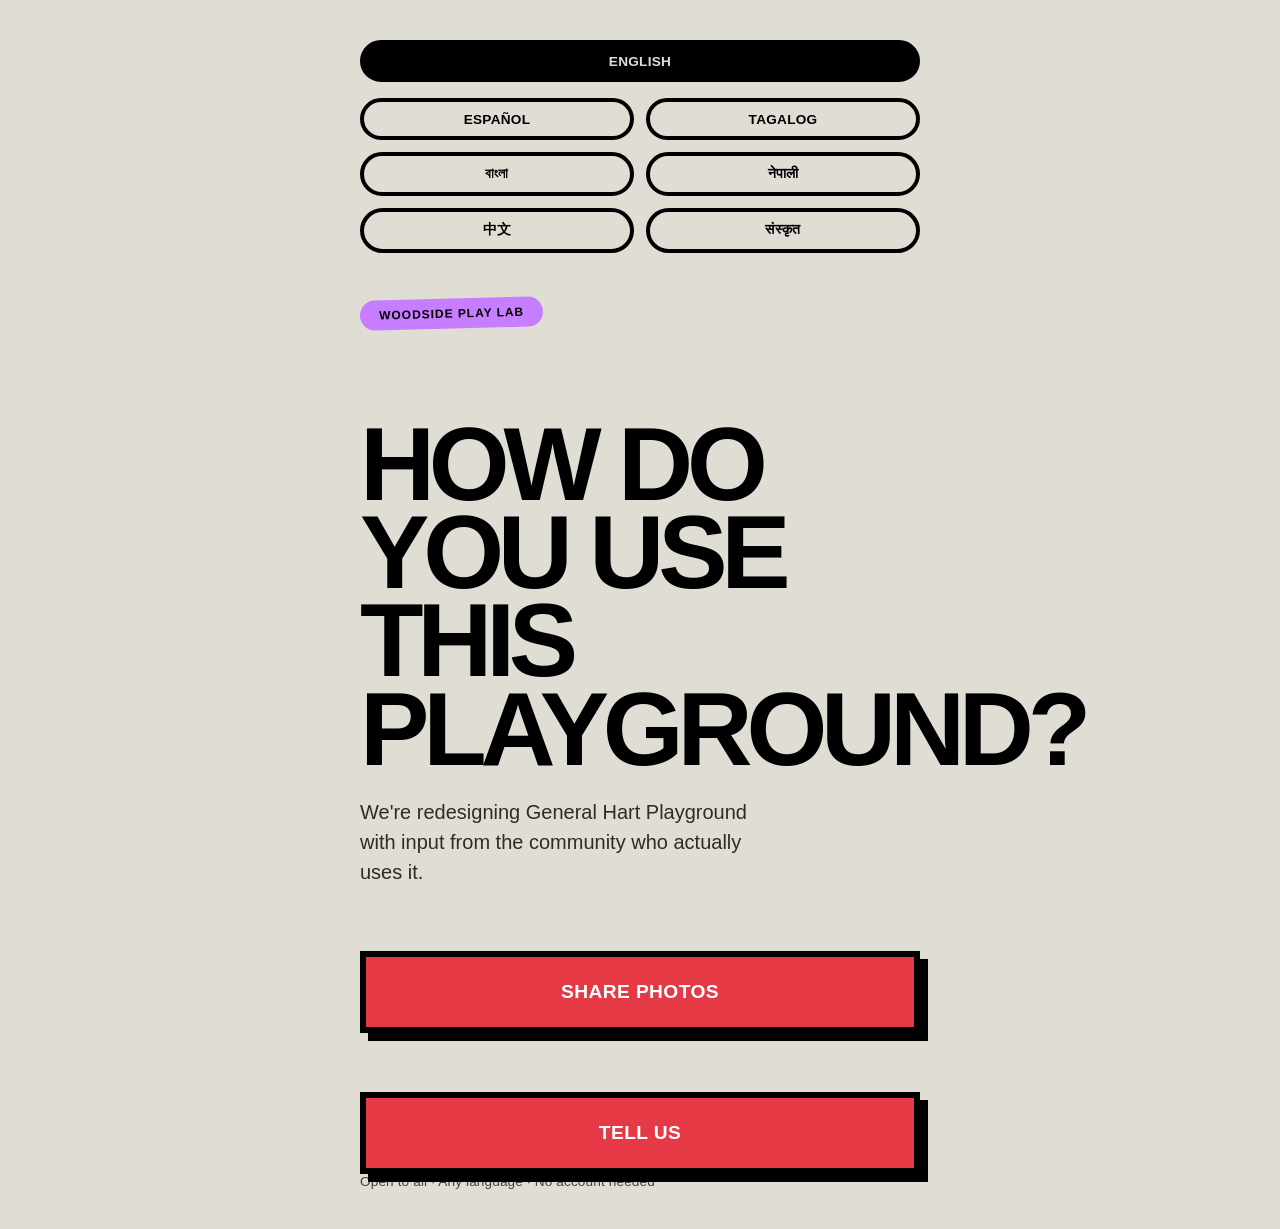
<file: 01-index.html>
<!DOCTYPE html>
<html lang="en">
<head>
  <meta charset="UTF-8" />
  <meta name="viewport" content="width=device-width, initial-scale=1.0" />
  <title>General Hart Playground</title>
  <link rel="stylesheet" href="style.css" />
</head>
<body class="page-index">
  <div class="container">
    <div class="language">
        <button data-lang="en" onclick="setLanguage('en')" class="language-primary">English</button>
        
        <div class="language-grid">
          <button data-lang="es" onclick="setLanguage('es')">Español</button>
          <button data-lang="tl" onclick="setLanguage('tl')">Tagalog</button>
          <button data-lang="bn" onclick="setLanguage('bn')">বাংলা</button>
          <button data-lang="ne" onclick="setLanguage('ne')">नेपाली</button>
          <button data-lang="zh" onclick="setLanguage('zh')">中文</button>
          <button data-lang="sa" onclick="setLanguage('sa')">संस्कृत</button>
        </div>
      </div>
      <div class="kicker" data-i18n="kicker">Woodside Play Lab</div>
      <h1 data-i18n="headline">How do you use this playground?</h1>
      <p class="subhead" data-i18n="intro">We're gathering community input to help shape the future of General Hart Playground.</p>
    <div class="buttons">
        <a href="share.html"><button data-i18n="share">Share</button></a>
        <a href="vote.html"><button data-i18n="vote">Vote</button></a>
      </div>
      <div class="meta" data-i18n="meta">Open to all • Any language • No account needed</div>
  </div>
  
  <script src="languages.js"></script>
  <script src="language-toggle.js"></script>
</body>
</html>
</file>
<file: style.css>
:root {
  --text: #000;
  --text-light: #fff;
}

/* Page-specific color systems (6-color harmonious palette) */
body.page-index {
  --background: #e0ddd5; /* Warm concrete */
  --primary: #e63946; /* Red - for buttons */
  --secondary: #d4a359; /* Mustard gold - for timeline */
  --accent: #c77dff; /* Lavender - for kicker & about */
}

body.page-share {
  --background: #90e0ef; /* Soft cyan */
  --primary: #e63946; /* Coral red */
  --secondary: #d4a359; /* Mustard gold */
}

body.page-vote {
  --background: #e7d4f5; /* Pale lavender */
  --primary: #2d6a4f; /* Hunter green */
  --secondary: #ffd60a; /* Sunny yellow */
}

body {
  font-family: -apple-system, BlinkMacSystemFont, "Helvetica Neue", Arial, sans-serif;
  background: var(--background);
  color: var(--text);
  margin: 0;
  padding: 0;
  position: relative;
  overflow-x: hidden;
}

/* Patterns removed - clean editorial approach */

.container {
  max-width: 560px;
  margin: 0 auto;
  padding: 2.5rem 2rem;
  position: relative;
  z-index: 1;
}

.kicker {
  font-size: 0.75rem;
  font-weight: 900;
  text-transform: uppercase;
  letter-spacing: 0.08em;
  margin-bottom: 1.2rem;
  background: var(--primary);
  color: var(--text);
  padding: 0.5rem 1.2rem;
  display: inline-block;
  border-radius: 24px;
  transform: rotate(-1.5deg);
  transform-origin: left center;
}

h1 {
  font-family: 'Arial Black', 'Helvetica Neue', Impact, sans-serif;
  font-size: 6.5rem;
  font-weight: 900;
  line-height: 0.85;
  letter-spacing: -0.06em;
  text-transform: uppercase;
  margin-bottom: 1.5rem;
}

p {
  font-size: 1.3rem;
  line-height: 1.5;
  max-width: 38ch;
  margin-bottom: 1.5rem;
  font-weight: 500;
}

.subhead {
  font-size: 1.25rem;
  opacity: 0.8;
  font-weight: 400;
}

.buttons {
  display: flex;
  flex-direction: column;
  gap: 1.2rem;
  margin-bottom: 0;
}

.buttons a:first-child button {
  background: var(--primary);
}

a {
  display: block;
  text-decoration: none;
}

button {
  width: 100%;
  padding: 1.5rem 2rem;
  font-size: 1.2rem;
  font-weight: 900;
  letter-spacing: 0.02em;
  border: 6px solid var(--text);
  border-radius: 0;
  background: var(--primary);
  color: var(--text-light);
  cursor: pointer;
  transition: transform 0.1s ease, box-shadow 0.1s ease;
  text-transform: uppercase;
  box-shadow: 8px 8px 0 var(--text);
  position: relative;
}

button:hover {
  transform: translate(2px, 2px);
  box-shadow: 6px 6px 0 var(--text);
}

button:active {
  transform: translate(4px, 4px);
  box-shadow: 4px 4px 0 var(--text);
}

.meta {
  font-size: 0.85rem;
  letter-spacing: 0.01em;
  color: var(--text);
  opacity: 0.7;
  font-weight: 500;
}

/* Color block sections (Swiss poster inspired) */
.content-block {
  width: 100vw;
  position: relative;
  left: 50%;
  right: 50%;
  margin-left: -50vw;
  margin-right: -50vw;
  padding: 2.5rem 0;
  margin-top: 2rem;
  margin-bottom: 2rem;
}

.block-content {
  max-width: 560px;
  margin: 0 auto;
  padding: 0 2rem;
}

.about-block .block-content {
  max-width: 640px;
}

.about-block {
  background: var(--primary);
  color: var(--text);
}

/* Index page specific overrides */
body.page-index .kicker {
  background: var(--accent); /* Lavender */
}

body.page-index .about-block {
  background: var(--accent); /* Lavender */
}

.timeline-block {
  background: var(--secondary);
  color: var(--text-light);
}

body.page-index .timeline-block {
  color: var(--text);
}

body.page-share .timeline-block {
  background: #0818a8;
  color: #90e0ef;
}

body.page-vote .timeline-block {
  background: var(--primary);
  color: #b8c5a0;
}

.block-label {
  font-size: 0.75rem;
  font-weight: 900;
  letter-spacing: 0.18em;
  text-transform: uppercase;
  margin-bottom: 1rem;
  opacity: 0.85;
}

.block-meta {
  font-size: 0.85rem;
  line-height: 1.6;
  opacity: 0.9;
  font-weight: 500;
  margin-top: 1rem;
  max-width: 60ch;
}

.timeline-steps {
  line-height: 1.8;
  font-size: 1.2rem;
  font-weight: 600;
  margin-bottom: 1rem;
}

.follow {
  font-size: 0.95rem;
  font-weight: 600;
  margin-top: 1.5rem;
}

.follow a {
  color: var(--text-light);
  text-decoration: underline;
  text-underline-offset: 3px;
}

.footer-note {
  font-size: 0.85rem;
  letter-spacing: 0.01em;
  opacity: 0.7;
  font-weight: 500;
  margin-top: 2rem;
  padding-bottom: 1.5rem;
}

.language {
  display: flex;
  flex-direction: column;
  gap: 1rem;
  margin-bottom: 3rem;
}

/* 2x3 grid for non-English languages */
.language-grid {
  display: grid;
  grid-template-columns: 1fr 1fr;
  grid-template-rows: repeat(3, auto);
  gap: 0.75rem;
}

/* English button - full width */
.language-primary {
  width: 100%;
}

.language button {
  padding: 0.6rem 1.2rem;
  font-size: 0.85rem;
  font-weight: 700;
  letter-spacing: 0.02em;
  border: 4px solid var(--text);
  border-radius: 24px;
  background: transparent;
  color: var(--text);
  cursor: pointer;
  transition: all 0.15s ease;
  text-transform: uppercase;
  box-shadow: none;
}

.language button:hover {
  background: var(--text);
  color: var(--background);
  transform: none;
  box-shadow: none;
}

.language button.active {
  background: var(--text);
  color: var(--background);
}

/* Form elements */
label {
  display: block;
  font-size: 1.1rem;
  line-height: 1.5;
  margin-bottom: 1.2rem;
  cursor: pointer;
  padding-left: 2.5rem;
  position: relative;
  font-weight: 600;
}

label:last-of-type {
  margin-bottom: 2.5rem;
}

input[type="checkbox"] {
  position: absolute;
  left: 0;
  top: 0.2rem;
  width: 1.5rem;
  height: 1.5rem;
  cursor: pointer;
  accent-color: var(--primary);
  border: 3px solid var(--text);
}

input[type="checkbox"]:checked {
  background: var(--primary);
}

/* Navigation */
a[href$=".html"] {
  display: inline-block;
  margin-top: 2.5rem;
  font-size: 1rem;
  font-weight: 900;
  letter-spacing: 0.02em;
  color: var(--text);
  text-decoration: none;
  transition: transform 0.2s ease;
  text-transform: uppercase;
}

a[href$=".html"]:hover {
  transform: translateX(-4px);
}

/* Multi-step form elements */
.progress {
  font-size: 0.85rem;
  font-weight: 700;
  text-transform: uppercase;
  letter-spacing: 0.05em;
  margin-bottom: 2rem;
  opacity: 0.6;
}

.step {
  display: none;
  animation: fadeIn 0.4s ease;
}

.step.active {
  display: block;
}

.step-2,
.step-4 {
  width: 100vw;
  position: relative;
  left: 50%;
  right: 50%;
  margin-left: -50vw;
  margin-right: -50vw;
}

.step-2 .container,
.step-4 .container {
  max-width: 560px;
  margin: 0 auto;
  padding: 2.5rem 2rem 0;
}

.step-2 .container:first-child,
.step-4 .container:first-child {
  padding-top: 2.5rem;
}

@keyframes fadeIn {
  from { 
    opacity: 0; 
    transform: translateY(20px); 
  }
  to { 
    opacity: 1; 
    transform: translateY(0); 
  }
}

.helper {
  font-size: 1rem;
  opacity: 0.75;
  font-weight: 400;
  line-height: 1.5;
  max-width: 42ch;
}

.step-label {
  font-size: 0.75rem;
  font-weight: 900;
  letter-spacing: 0.1em;
  text-transform: uppercase;
  margin-bottom: 1rem;
  opacity: 0.7;
  display: block;
}

.description {
  font-size: 1.05rem;
  opacity: 0.8;
  font-weight: 400;
  line-height: 1.6;
  max-width: 42ch;
  margin-bottom: 2rem;
}

.privacy-note {
  font-size: 0.9rem;
  opacity: 0.7;
  font-weight: 400;
  margin-top: 2rem;
  max-width: 42ch;
  line-height: 1.8;
}

.link-button {
  display: inline-block;
  font-weight: 700;
  font-size: 1rem;
  text-transform: uppercase;
  color: var(--text);
  text-decoration: none;
  border-bottom: 3px solid var(--text);
  padding-bottom: 0.3rem;
  margin: 2rem 0;
  transition: transform 0.15s ease;
}

.link-button:hover {
  transform: translateX(4px);
}

.share-action {
  margin-top: 0;
  margin-bottom: 3rem;
  padding: 3rem 2rem 4rem;
  background: var(--secondary);
  margin-left: -2rem;
  margin-right: -2rem;
  color: var(--text);
  border-radius: 0 0 50% 50% / 0 0 40% 40%;
  text-align: center;
}

.share-action .block-label {
  font-size: 1.8rem;
  line-height: 1.2;
  letter-spacing: 0.05em;
  margin-bottom: 1.5rem;
  font-weight: 900;
  max-width: 100%;
}

.email-signup {
  margin-top: 2rem;
  margin-bottom: 2rem;
}

.email-signup .block-label {
  margin-bottom: 1rem;
}

.email-signup input[type="email"] {
  width: 100%;
  margin-bottom: 0.5rem;
}

.email-signup .meta {
  font-size: 0.85rem;
  opacity: 0.7;
  margin-top: 0.5rem;
  margin-bottom: 0;
}

/* Form inputs */
textarea, 
input[type="email"] {
  width: 100%;
  padding: 1.2rem;
  font-size: 1.1rem;
  font-family: inherit;
  border: 4px solid var(--text);
  border-radius: 0;
  background: rgba(255, 255, 255, 0.4);
  margin-bottom: 1.5rem;
  resize: vertical;
  box-sizing: border-box;
}

textarea:focus,
input[type="email"]:focus {
  outline: none;
  background: rgba(255, 255, 255, 0.6);
  border-color: var(--primary);
}

.form-group {
  margin-bottom: 2.5rem;
}

.field-label {
  display: block;
  font-size: 1rem;
  font-weight: 700;
  margin-bottom: 1rem;
  text-transform: uppercase;
  letter-spacing: 0.02em;
}

/* Radio buttons for time selection */
.time-options {
  display: flex;
  flex-direction: column;
  gap: 1rem;
}

.radio-option {
  display: flex;
  align-items: center;
  padding: 1rem 1.2rem;
  border: 4px solid currentColor;
  background: rgba(255, 255, 255, 0.25);
  cursor: pointer;
  font-size: 1.05rem;
  font-weight: 600;
  transition: all 0.15s ease;
}

.radio-option:hover {
  background: rgba(255, 255, 255, 0.5);
}

.radio-option input[type="radio"] {
  width: 1.5rem;
  height: 1.5rem;
  margin-right: 1rem;
  cursor: pointer;
  accent-color: var(--primary);
}

.radio-option:has(input:checked) {
  background: var(--primary);
  color: var(--text-light);
  border-color: var(--primary);
}

/* Share page: lime green for time of day selection */
body.page-share .radio-option:has(input:checked) {
  background: #d4ed31;
  color: var(--text);
  border-color: #d4ed31;
}

body.page-share .radio-option input[type="radio"] {
  accent-color: #d4ed31;
}

/* Vote options */
.vote-options {
  display: flex;
  flex-direction: column;
  gap: 1rem;
  margin-bottom: 2.5rem;
}

.vote-option {
  display: flex;
  align-items: center;
  padding: 1.3rem 1.5rem;
  border: 5px solid currentColor;
  background: rgba(255, 255, 255, 0.25);
  cursor: pointer;
  font-size: 1.1rem;
  font-weight: 700;
  transition: all 0.15s ease;
  text-transform: uppercase;
  letter-spacing: 0.01em;
}

.vote-option:hover {
  background: rgba(255, 255, 255, 0.5);
  transform: translateX(4px);
}

.vote-option input[type="radio"],
.vote-option input[type="checkbox"] {
  width: 1.8rem;
  height: 1.8rem;
  min-width: 1.8rem;
  margin-right: 0;
  cursor: pointer;
  accent-color: var(--primary);
  flex-shrink: 0;
}

.vote-option span {
  margin-left: 1.5rem;
  flex: 1;
}

.vote-option:has(input:checked) {
  background: var(--primary);
  color: var(--text-light);
  border-color: var(--primary);
  box-shadow: 6px 6px 0 currentColor;
  transform: translateX(0);
}

/* Vote page: green color combo for selected options */
body.page-vote .vote-option:has(input:checked) {
  background: #2d5f4f;
  color: #b8c5a0;
  border-color: #2d5f4f;
}

body.page-vote .vote-option input[type="checkbox"] {
  accent-color: #2d5f4f;
}

/* Other text input */
.other-input {
  width: 100%;
  padding: 1.3rem 1.5rem;
  border: 5px solid var(--text);
  background: rgba(255, 255, 255, 0.5);
  font-size: 1.1rem;
  font-weight: 600;
  margin-top: 1rem;
  margin-bottom: 2rem;
  font-family: inherit;
  box-sizing: border-box;
}

.other-input:disabled {
  opacity: 0.4;
  cursor: not-allowed;
  background: rgba(255, 255, 255, 0.2);
}

.other-input:focus {
  outline: none;
  background: rgba(255, 255, 255, 0.8);
  border-color: var(--primary);
}

/* Secondary button variant */
button.secondary {
  background: transparent;
  color: var(--text);
  border: 5px solid var(--text);
}

button.secondary:hover {
  background: rgba(0, 0, 0, 0.05);
}

/* Design inspiration section (post-engagement) */
.design-inspiration {
  margin: 2.5rem 0;
  padding: 2rem 0;
  border-top: 2px solid rgba(0, 0, 0, 0.1);
  border-bottom: 2px solid rgba(0, 0, 0, 0.1);
  text-align: center;
}

.inspiration-prompt {
  font-size: 1rem;
  font-weight: 500;
  margin-bottom: 1.5rem;
  opacity: 0.85;
  line-height: 1.5;
  max-width: 42ch;
  margin-left: auto;
  margin-right: auto;
}

.design-inspiration button {
  font-size: 0.95rem !important;
  padding: 1rem 1.5rem !important;
}

@media (max-width: 600px) {
  body::before {
    width: 250px;
    height: 250px;
    top: -100px;
    right: -100px;
  }

  body::after {
    width: 200px;
    height: 200px;
    bottom: -80px;
    left: -80px;
  }

  .container {
    padding: 1.5rem 1.5rem;
  }
  
  h1 {
    font-size: 3.2rem;
    line-height: 0.88;
  }

  .kicker {
    font-size: 0.7rem;
    padding: 0.4rem 1rem;
  }

  button {
    font-size: 1.05rem;
    padding: 1.3rem 1.5rem;
    box-shadow: 6px 6px 0 var(--text);
  }

  button:hover {
    transform: translate(2px, 2px);
    box-shadow: 4px 4px 0 var(--text);
  }

  button:active {
    transform: translate(3px, 3px);
    box-shadow: 3px 3px 0 var(--text);
  }

  .language button {
    font-size: 0.75rem;
    padding: 0.5rem 1rem;
  }

  .language-grid {
    gap: 0.5rem;
  }

  .vote-option,
  .radio-option {
    font-size: 1rem;
    padding: 1rem 1.2rem;
  }

  textarea,
  input[type="email"] {
    font-size: 1rem;
    padding: 1rem;
  }
  
  .content-block {
    padding: 1.8rem 0;
    margin-top: 1.2rem;
    margin-bottom: 1.2rem;
  }
  
  .block-content {
    padding: 0 1.5rem;
  }
  
  .hero {
    margin-bottom: 0.5rem;
  }
  
  .block-label {
    font-size: 0.7rem;
    margin-bottom: 0.8rem;
  }
  
  .share-action .block-label {
    font-size: 1.4rem;
    line-height: 1.2;
    margin-bottom: 1.2rem;
  }
  
  .block-meta {
    font-size: 0.8rem;
  }
  
  .timeline-steps {
    font-size: 1.05rem;
    line-height: 1.7;
  }
  
  .footer-note {
    font-size: 0.85rem;
  }
  
  .link-button {
    font-size: 0.95rem;
    margin: 1.5rem 0;
  }
  
  p {
    font-size: 1.15rem;
  }
  
  .subhead {
    font-size: 1.1rem;
  }
  
  .share-action {
    margin-top: 0;
    margin-bottom: 2.5rem;
    padding: 2.5rem 1.5rem 3.5rem;
    margin-left: -1.5rem;
    margin-right: -1.5rem;
    border-radius: 0 0 50% 50% / 0 0 35% 35%;
  }
  
  .step-2 .container,
  .step-4 .container {
    padding: 2rem 1.5rem 0;
  }
}

@media (min-width: 601px) {
  .step h1 {
    font-size: 5.5rem;
  }
}

/* Loading overlay */
.loading-overlay {
  position: fixed;
  top: 0;
  left: 0;
  right: 0;
  bottom: 0;
  background: rgba(0, 0, 0, 0.7);
  display: none;
  align-items: center;
  justify-content: center;
  z-index: 9999;
}

.loading-content {
  text-align: center;
  color: white;
}

.spinner {
  border: 4px solid rgba(255, 255, 255, 0.3);
  border-top: 4px solid white;
  border-radius: 50%;
  width: 50px;
  height: 50px;
  animation: spin 1s linear infinite;
  margin: 0 auto 20px;
}

@keyframes spin {
  0% { transform: rotate(0deg); }
  100% { transform: rotate(360deg); }
}

.loading-message {
  font-size: 16px;
  margin: 0;
}

/* Error toast */
.error-toast {
  position: fixed;
  bottom: 20px;
  left: 50%;
  transform: translateX(-50%) translateY(100px);
  background: #ff4444;
  color: white;
  padding: 15px 25px;
  border-radius: 8px;
  font-size: 16px;
  box-shadow: 0 4px 12px rgba(0,0,0,0.3);
  z-index: 10000;
  transition: transform 0.3s ease;
  max-width: 90%;
  text-align: center;
}

.error-toast.show {
  transform: translateX(-50%) translateY(0);
}
</file>
